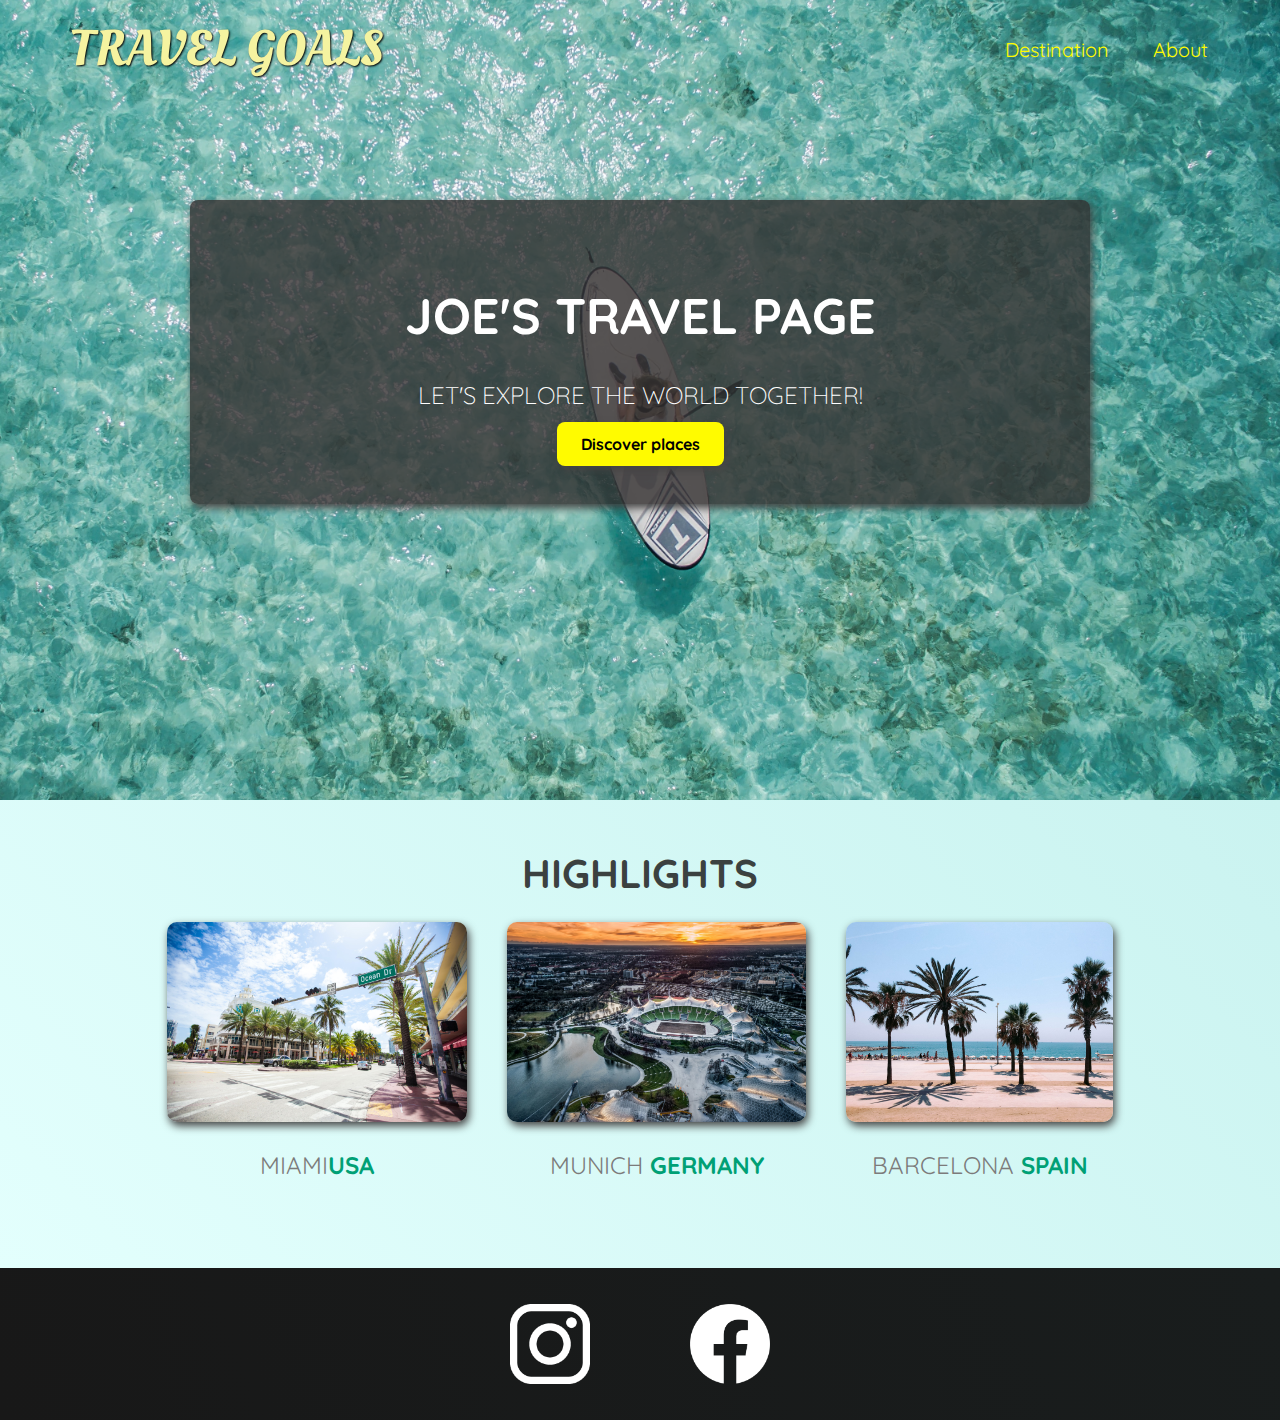
<file: index.html>
<!DOCTYPE html>
<html lang="en">
<head>
    <meta charset="UTF-8">
    <link
    href="https://fonts.googleapis.com/css2?family=Raleway:wght@700&family=Oleo+Script:wght@700&family=Quicksand:wght@300;500;700&display=swap"
    rel="stylesheet"
  />
  <link rel="stylesheet" href="shared.css">
 <link rel="stylesheet" href="styles.css">
    <title>Travel Goals</title>
</head>
<body>
    <header>
        <div id="page-logo">  <a href="/index.html">Travel Goals</a></div>
     
        <nav>
        <ul>
            <li><a href="/places.html">Destination</a></li>
            <li><a href="">About</a></li>
        </ul>
        </nav>
    </header>
    <main>
        <section id="hero">
            <div id="hero-content">
                <h1>Joe's Travel Page</h1>
          <p>Let's explore the world together!</p>
          <a href="/places.html">Discover places</a>
            </div>
          
        </section>
        <section id="highlights">
           <h2>Highlights</h2>
           <ul id="destinations">
            <li class="destination">
                <img src="/images/places/miami.jpg" alt="Miami streets on sunny day">
            <p>Miami<strong>USA</strong></p>
            </li>
            <li class="destination">
                <img src="/images/places/munich.jpg" alt=" Munich stadium in winter">
                <p>Munich <strong>Germany</strong> </p>
            </li>
            <li class="destination">
                <img src="/images/places/barcelona.jpg" alt="Palm beach in barcelona">
                <p>Barcelona <strong>Spain</strong> </p>
            </li>
            
           </ul>
        </section>
    </main>
    <footer>
         <ul>
            <li>
                <a href="https://www.instagram.com"><img src="/images/icons/insta.png" alt="instagram logo"> </a>
            </li>
            <li>
                <a href="https://www.facebook.com"><img src="/images/icons/facebook.png" alt="Facebook logo"></a>
            </li>
         </ul>
    </footer>
</body>
</html>
</file>
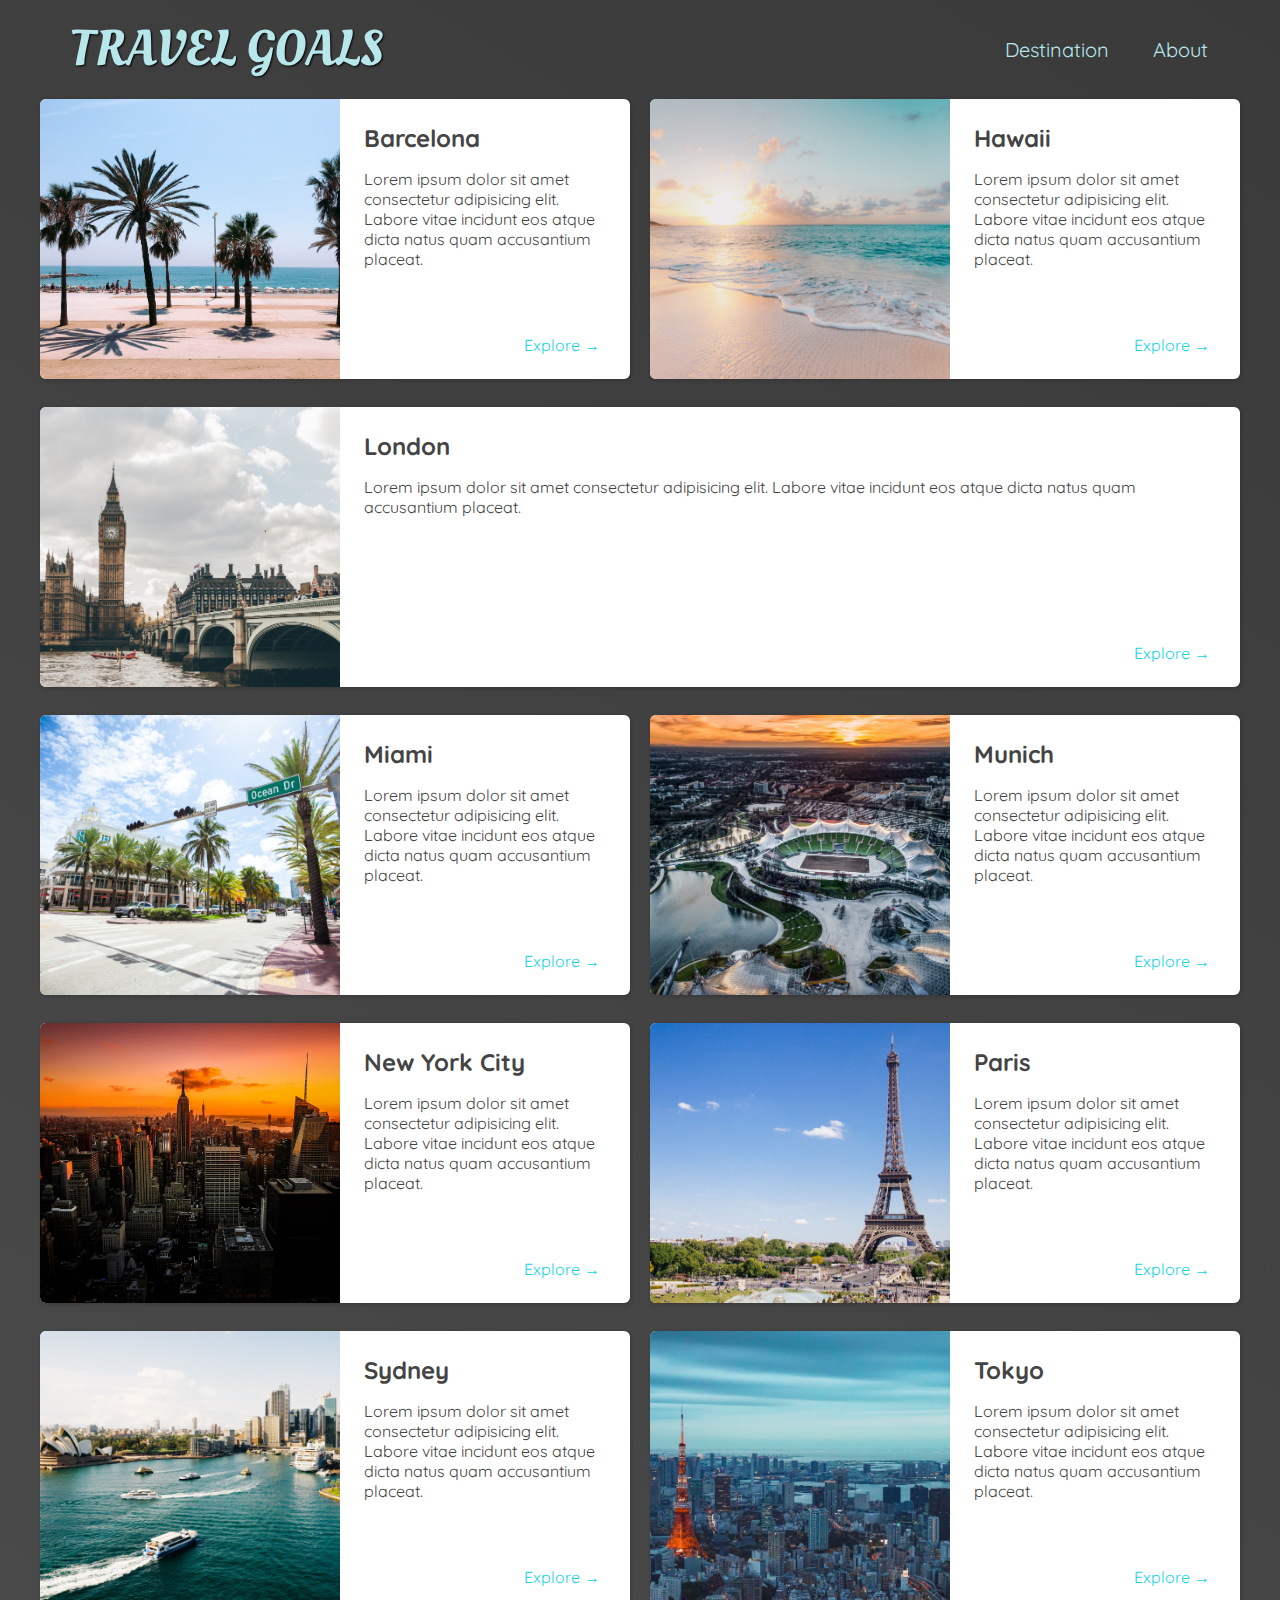
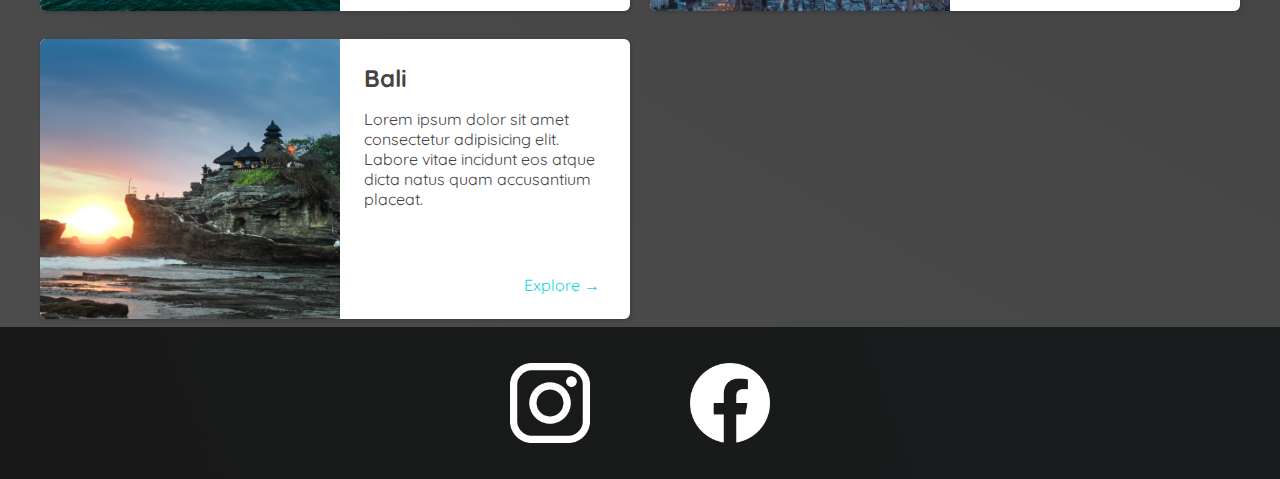
<file: places.html>
<!DOCTYPE html>
<html lang="en">
<head>
    <meta charset="UTF-8">
    <link
    href="https://fonts.googleapis.com/css2?family=Raleway:wght@700&family=Oleo+Script:wght@700&family=Quicksand:wght@300;500;700&display=swap"
    rel="stylesheet"
  />
  <link rel="stylesheet" href="shared.css">
 <link rel="stylesheet" href="places.css">
    <title>Travel Goals</title>
</head>
<body>
    <header>
        <div id="page-logo">  <a href="/index.html">Travel Goals</a></div>
     
        <nav>
        <ul>
            <li><a href="/places.html">Destination</a></li>
            <li><a href="">About</a></li>
        </ul>
        </nav>
    </header>
    <main>
<ul >
   
    <li>
        <img src="images/places/barcelona.jpg" alt="City of Barcelona" />
        <div class="item-content">
          <div>
            <h2>Barcelona</h2>
            <p>
              Lorem ipsum dolor sit amet consectetur adipisicing elit. Labore
              vitae incidunt eos atque dicta natus quam accusantium placeat.
            </p>
          </div>
          <div class="actions">
            <a href="https://en.wikipedia.org/wiki/Barcelona">Explore &#x2192</a>
          </div>
        </div>
      </li>
      <li>
        <img src="images/places/hawaii.jpg" alt="Hawaii beach" />
        <div class="item-content">
          <div>
            <h2>Hawaii</h2>
            <p>
              Lorem ipsum dolor sit amet consectetur adipisicing elit. Labore
              vitae incidunt eos atque dicta natus quam accusantium placeat.
            </p>
          </div>
          <div class="actions">
            <a href="https://en.wikipedia.org/wiki/Hawaii">Explore &#x2192</a>
          </div>
        </div>
      </li>
      <li>
        <img src="images/places/london.jpg" alt="London city" />
        <div class="item-content">
          <div>
            <h2>London</h2>
            <p>
              Lorem ipsum dolor sit amet consectetur adipisicing elit. Labore
              vitae incidunt eos atque dicta natus quam accusantium placeat.
            </p>
            
          </div>
          <div class="actions">
            <a href="https://en.wikipedia.org/wiki/London">Explore &#x2192</a>
          </div>
        </div>
      </li>
      <li>
        <img src="images/places/miami.jpg" alt="Miami streets" />
        <div class="item-content">
          <div>
            <h2>Miami</h2>
            <p>
              Lorem ipsum dolor sit amet consectetur adipisicing elit. Labore
              vitae incidunt eos atque dicta natus quam accusantium placeat.
            </p>
          </div>
          <div class="actions">
            <a href="https://en.wikipedia.org/wiki/Miami">Explore &#x2192</a>
          </div>
        </div>
      </li>
      <li>
        <img src="images/places/munich.jpg" alt="Munich football stadium" />
        <div class="item-content">
          <div>
            <h2>Munich</h2>
            <p>
              Lorem ipsum dolor sit amet consectetur adipisicing elit. Labore
              vitae incidunt eos atque dicta natus quam accusantium placeat.
            </p>
          </div>
          <div class="actions">
            <a href="https://en.wikipedia.org/wiki/Munich">Explore &#x2192</a>
          </div>
        </div>
      </li>
      <li>
        <img src="images/places/new-york-city.jpg" alt="New York City skyline" />
        <div class="item-content">
          <div>
            <h2>New York City</h2>
            <p>
              Lorem ipsum dolor sit amet consectetur adipisicing elit. Labore
              vitae incidunt eos atque dicta natus quam accusantium placeat.
            </p>
          </div>
          <div class="actions">
            <a href="https://en.wikipedia.org/wiki/New_York_City"
              >Explore &#x2192</a
            >
          </div>
        </div>
      </li>
      <li>
        <img src="images/places/paris.jpg" alt="Paris city" />
        <div class="item-content">
          <div>
            <h2>Paris</h2>
            <p>
              Lorem ipsum dolor sit amet consectetur adipisicing elit. Labore
              vitae incidunt eos atque dicta natus quam accusantium placeat.
            </p>
          </div>
          <div class="actions">
            <a href="https://en.wikipedia.org/wiki/Paris">Explore &#x2192</a>
          </div>
        </div>
      </li>
      <li>
        <img src="images/places/sydney.jpg" alt="Sydney beach" />
        <div class="item-content">
          <div>
            <h2>Sydney</h2>
            <p>
              Lorem ipsum dolor sit amet consectetur adipisicing elit. Labore
              vitae incidunt eos atque dicta natus quam accusantium placeat.
            </p>
          </div>
          <div class="actions">
            <a href="https://en.wikipedia.org/wiki/Sydney">Explore &#x2192</a>
          </div>
        </div>
      </li>
      <li>
        <img src="images/places/tokyo.jpg" alt="Tokyo skyline" />
        <div class="item-content">
          <div>
            <h2>Tokyo</h2>
            <p>
              Lorem ipsum dolor sit amet consectetur adipisicing elit. Labore
              vitae incidunt eos atque dicta natus quam accusantium placeat.
            </p>
          </div>
          <div class="actions">
            <a href="https://en.wikipedia.org/wiki/Tokyo">Explore &#x2192</a>
          </div>
        </div>
      </li>
      <li>
        <img src="images/places/bali.jpg" alt="Bali beach" />
        <div class="item-content">
          <div>
            <h2>Bali</h2>
            <p>
              Lorem ipsum dolor sit amet consectetur adipisicing elit. Labore
              vitae incidunt eos atque dicta natus quam accusantium placeat.
            </p>
          </div>
          <div class="actions">
            <a href="https://en.wikipedia.org/wiki/Bali">Explore &#x2192</a>
          </div>
        </div>
      </li>

</ul>

    </main>
    <footer>
        <ul>
           <li>
               <a href="https://www.instagram.com"><img src="/images/icons/insta.png" alt="instagram logo"> </a>
           </li>
           <li>
               <a href="https://www.facebook.com"><img src="/images/icons/facebook.png" alt="Facebook logo"></a>
           </li>
        </ul>
   </footer>
</body>
</html>
</file>
<file: shared.css>
body{
    font-family: "Quicksand", sans-serif;
    margin: 0;
}

ul {
  list-style: none;
  margin: 0;
  padding: 0;
}


header {
  display: flex;
  justify-content: space-between;
  align-items: center;
  padding: 15px 60px;
  position: absolute;
  width: 100%;
  box-sizing: border-box;

}

#page-logo a {
  padding: 10px;
  font-family: "Oleo Script", sans-serif;
  color: rgb(245, 243,160);
  font-size: 50px;
  text-decoration: none;
  text-transform: uppercase;
  text-shadow: 1px 1px 2px rgb(0, 0, 0);
}

header ul {
  display: flex;
}

header li {
  margin-left: 20px;
}

header a {
  color: rgb(255, 251, 0);
  text-decoration: none;
  font-size: 20px;
  padding: 12px;
  text-shadow: 1px 1px 2px rgba(0, 0, 0, 0);
  border-radius: 6px;
}

header nav a:hover{
  color: rgb(77, 77, 77);
  background-color: rgb(255, 251, 0);
}

footer {
  background: linear-gradient(70deg, rgb(24, 24, 24), rgb(25, 29, 29));
  padding: 36px 0;
}

footer ul {
display: flex;
justify-content: center;

}


footer li {
  width: 80px;
  height: 80px;
  margin: 0 50px;
}

footer img {
  width: 100%;
  height: 100%;
}
</file>
<file: styles.css>
#hero {
    height: 800px;
    background-image: url(images/places/ocean.jpg);
    background-position: center;
    background-size: cover;

}

#hero-content {
    width: 900px;
    background-color: rgba(51, 47, 47, 0.8);
    box-shadow: 2px 4px 8px rgb(68, 67, 67);
    border-radius: 8px;
    text-align: center;
    padding: 50px 0;
    margin: 0 auto;
    position: relative;
    top: 200px;
}

#hero-content h1 {
    color: white;
    text-transform: uppercase;
    font-size: 50px;
    font-family: "Raleway" sans-serif;
}

#hero-content p {
    color: white;
    text-transform: uppercase;
    font-size: 24px;
    font-weight: 300;
}

#hero-content a {
    text-decoration: none;
    background-color: rgb(255, 251, 0);
    padding: 12px 24px;
    color: black;
    font-weight: bold;
    border-radius: 8px;
    box-shadow: 2px 4px 8px rgb(68, 67, 67);
}

#hero-content a:hover {
    background-color: rgb(255, 238, 0);
}

#highlights {
    padding: 24px;
    background: linear-gradient(0deg, rgb(277, 255, 253), rgb(202, 243, 240));
}

#highlights {
    padding: 24px;
    background: linear-gradient(45deg, rgb(227, 255, 253), rgb(202, 243, 240));
}

#highlights h2 {
    text-transform: uppercase;
    text-align: center;
    font-size: 40px;
    color: rgb(59, 65, 64);
    margin: 24px 0;

}

#destinations {
    display: flex; 
    width: 90%;
    margin: auto;
    margin-bottom: 40px;
    justify-content: center;
}

.destination {
    margin: 0 20px;
    text-transform: uppercase;
}

.destination p {
    text-align: center;
    font-size: 24px;
    color: rgb(124, 123, 123);
    margin: 20px o;
}

.destination img {
    height: 200px;
    width: 100%;
    box-shadow: 2px 4px 8px rgb(68, 67, 67);
    border-radius: 10px;
    object-fit: cover;
}

.destination strong {
    color: rgb(0, 160, 117);
}
</file>
<file: places.css>
body{
    background: linear-gradient(30deg, rgb(77, 77, 77), rgb(58, 58, 58));
    color: rgb(68, 68, 68);
}

#page-logo a {
    color: rgb(183, 230, 235);
}

header {
    position: static;
}


header a {
    color: rgb(183, 230, 235);
}


header nav a:hover {
    background-color:rgb(183, 230, 235);
    color: rgb(59, 59, 59);
}

main ul {
    width: 1200px;
    margin: 0 auto;
    display: grid;
    grid-template-columns: 1fr 1fr;
    gap: 20px 20px;
}

li:nth-of-type(3) {
    grid-column: 1 / span 2;
}

main li {
    display: flex;
    background-color: white;
    box-shadow:1px 1px 4px rgba(0, 0, 0, 0.2);
    border-radius: 6px ;
    overflow: hidden;
    margin: 0 0 8px 0; 
   
   
}

main li img {
    width: 300px;
    height: 280px;
    object-fit: cover;
}

.item-content {
    padding: 24px;
    display: flex;
    flex-direction: column;
    justify-content: space-between;
    

}

.item-content h2 {
    margin: 0;
}

.actions {
    text-align: right;  
    
     
}

.actions a {
    text-decoration: none;
    padding: 6px;
    color: rgb(22, 211, 228);
    border-radius: 5px;
    
    
    
}

.actions a:hover {
    background-color: rgb(235, 253, 255);
}
</file>
